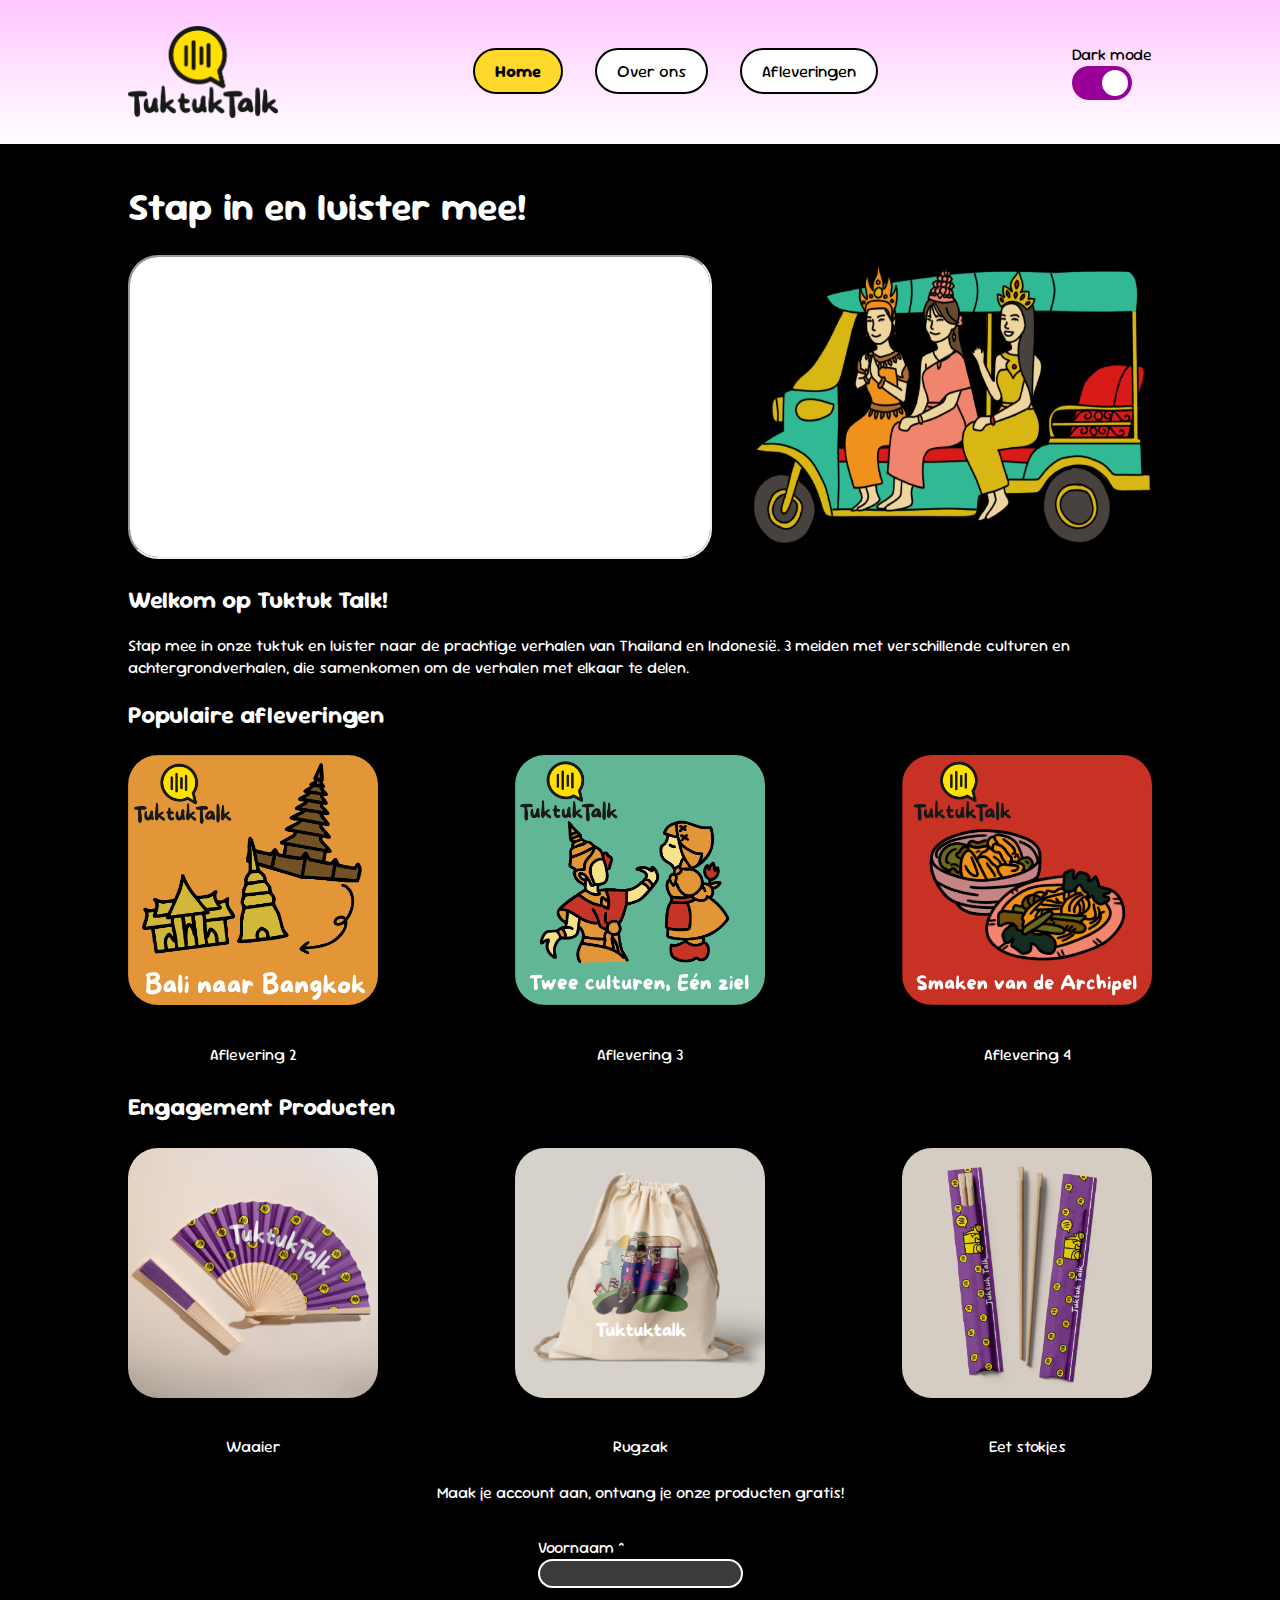
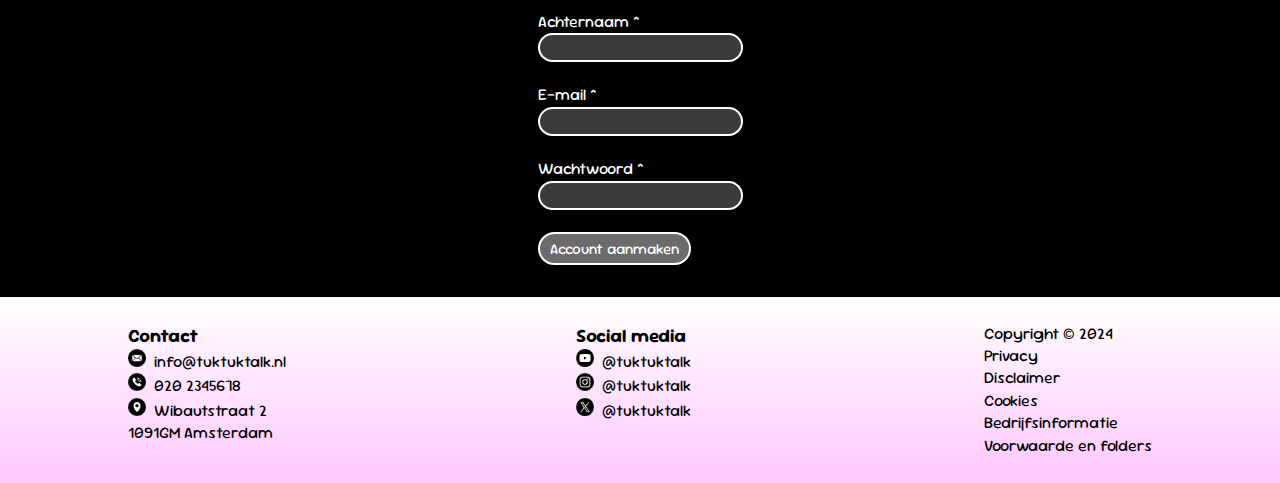
<file: index.html>
<!DOCTYPE html>
<html lang="nl">
<head>
    <meta charset="UTF-8">
    <meta name="viewport" content="width=device-width, initial-scale=1.0">
    <title>Home</title>
    <link href="style.css" rel="stylesheet">
</head>

<body>
    <header> 
        <a href="#main" class="skip">Skip naar main content</a> <!-- W3Schools.com. (n.d.-b). https://www.w3schools.com/accessibility/accessibility_skip_links.php -->
        <div class="container">
            <img src="contentimg/logo3.png" width="150" alt="logo">
            <nav>
                <ul>
                    <li><a class="currentpage" href="index.html">Home</a></li>
                    <li><a href="over-ons.html">Over ons</a></li>
                    <li><a href="overzicht.html">Afleveringen</a></li>  
                </ul>
            </nav>
            <div class="flex-column">
                <p>Dark mode</p>
                <label class="switch"><!-- /* W3Schools.com. (n.d.-c). https://www.w3schools.com/howto/howto_css_switch.asp */ -->
                    <input type="checkbox" name="theme" value="dark" checked> <!-- /* FED 24-25 - Blok 1 - Intro kleurtjes met has en lightdark */ -->
                    <span class="slider round"></span>
                </label>
            </div>
        </div>   
    </header>

    <main id="main">
        
        <section>    
            <h1>Stap in en luister mee!</h1>
            <div class="flex-horizontaal">
                <iframe width="580" height="300" src="https://www.youtube.com/embed/Chkr73xIOpw?si=q-hzg6GYBfkaRvC6" 
                title="YouTube video player" allow="accelerometer; autoplay; clipboard-write; encrypted-media; gyroscope; picture-in-picture; web-share" allowfullscreen></iframe>
                <img src="contentimg/eigenbeeld.png" width="400" height="290" alt="groepfoto"> 
            </div> 
        
            <h2>Welkom op Tuktuk Talk! </h2>
            <br><p>Stap mee in onze tuktuk en luister naar de prachtige verhalen van Thailand en Indonesië. 
            3 meiden met verschillende culturen en achtergrondverhalen, die samenkomen om de verhalen met elkaar te delen.
            </p><br>
        </section>

        <section>
            <h2>Populaire afleveringen</h2>
            <div class="flex-horizontaal">
                <div class="center-column">
                    <a class="image-button" href="#">
                        <img src="contentimg/aflevering2.png" width="250" height="250" alt="aflevering2">
                    </a>
                    <p>Aflevering 2</p>
                </div>
                <div class="center-column">
                    <a class="image-button" href="#"> 
                        <img src="contentimg/aflevering3.png" width="250" height="250" alt="aflevering3">
                    </a>
                    <p>Aflevering 3</p>
                </div>
                <div class="center-column">
                    <a class="image-button" href="#">
                        <img src="contentimg/aflevering4.png" width="250" height="250" alt="aflevering4">
                    </a>
                    <p>Aflevering 4</p>
                </div>
            </div>
        </section>

        <section>
            <h2>Engagement Producten</h2>
            <div class="flex-horizontaal">
                <div class="center-column">
                    <a class = "image-button" href="#">
                         <img src="contentimg/waaier.jpg" width="250" height="250" alt="waaier">
                    </a>
                    <p>Waaier</p>
                </div> 
                <div class="center-column">
                    <a class = "image-button" href="#">
                    <img src="contentimg/rugzak.jpg" width="250" height="250" alt="rugzak">
                    </a>
                    <p>Rugzak</p>
                </div>
                <div class="center-column">
                    <a class = "image-button" href="#">
                        <img src="contentimg/stokjes.jpg" width="250" height="250" alt="stokjes">
                    </a>
                    <p>Eet stokjes</p>
                </div>
            </div>
        </section>

        <section>
            <div class="center-column">
                <p>Maak je account aan, ontvang je onze producten gratis!</p>
                <form action="#">
                  <label for="voorname">Voornaam *</label><br>
                  <input type="text" id="voorname" name="voorname"><br><br>
                  <label for="achtername">Achternaam *</label><br>
                  <input type="text" id="achtername" name="achtername"><br><br>
                  <label for="emailadres">E-mail *</label><br>
                  <input type="text" id="emailadres" name="emailadres"><br><br>
                  <label for="wachtwoord">Wachtwoord *</label><br>
                  <input type="password" id="wachtwoord" name="wachtwoord"><br><br>
                  <input type="submit" value="Account aanmaken">
                </form>
            </div>
        </section>
    </main>

    <footer>
    <div class="privacy">
        <div class="flex-column">
            <h3>Contact</h3>
            <div class="privacy-link">
                <p><img src="contentimg/iconemail.png" width="18" alt="email">
                <a href="#">info@tuktuktalk.nl</a></p>
            </div>
            <div class="privacy-link">
                <p><img src="contentimg/icontelefoon.png" width="18" alt="telefoon">
                <a href="#">020 2345678</a></p>
            </div>
            <div class="privacy-link">
                <p><img src="contentimg/iconadres.png" width="18" alt="adres">
                <a href="#">Wibautstraat 2 <br> 1091GM Amsterdam</a></p>
            </div>
        </div>
        <div class="flex-column">
            <h3>Social media</h3>
            <div class="privacy-link">
                <p><img src="contentimg/iconyoutube.png" width="18" alt="youtube">
                <a href="#">@tuktuktalk</a></p>
            </div>
            <div class="privacy-link">
                <p><img src="contentimg/iconinstagram.png" width="18" alt="instagram">
                <a href="#">@tuktuktalk</a></p>
            </div>
            <div class="privacy-link">
                <p><img src="contentimg/iconx.png" width="18" alt="x">
                <a href="#">@tuktuktalk</a> </p>    
             </div> 
        </div>
        <div class="flex-column">
            <ul>
                <li> <a href="#">Copyright © 2024</a></li>
                <li> <a href="#">Privacy</a></li>
                <li> <a href="#">Disclaimer</a></li>
                <li> <a href="#">Cookies</a></li>
                <li> <a href="#">Bedrijfsinformatie</a></li>
                <li> <a href="#">Voorwaarde en folders</a></li>
            </ul> 
        </div>
    </div>
    </footer>
</body>
</html>
</file>
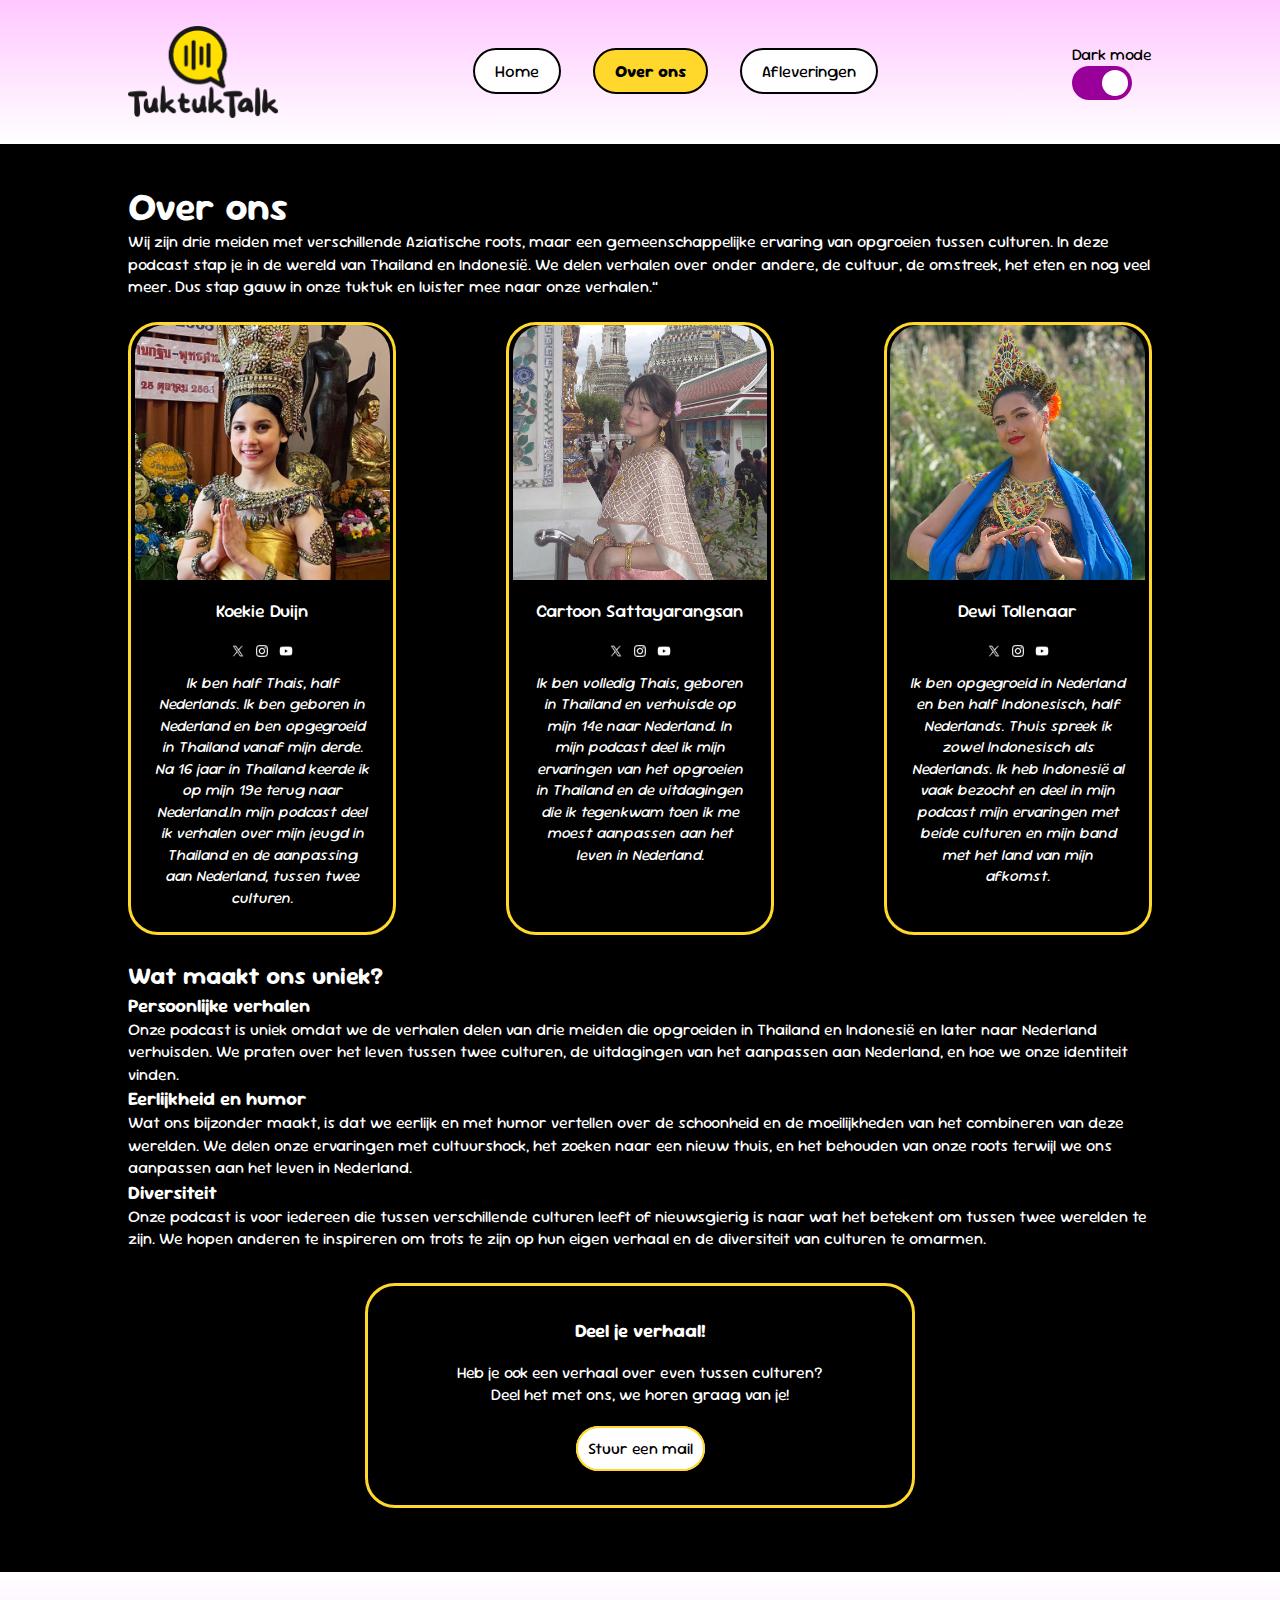
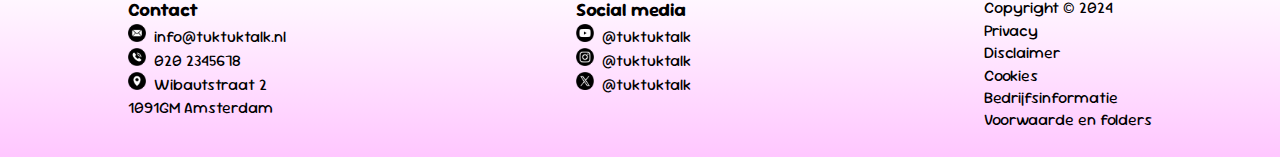
<file: over-ons.html>
<!DOCTYPE html>
<html lang="nl">
<head>
    <meta charset="UTF-8">
    <meta name="viewport" content="width=device-width, initial-scale=1.0">
    <title>Over ons</title>
    <link href="style.css" rel="stylesheet">
</head>

<body>
    <header>
        <a href="#main" class="skip">Skip naar main content</a> <!-- W3Schools.com. (n.d.-b). https://www.w3schools.com/accessibility/accessibility_skip_links.php -->
        <div class="container">
            <img src="contentimg/logo3.png" width="150" alt="logo">
            <nav>
                <ul>
                    <li><a href="index.html">Home</a></li>
                    <li><a class="currentpage" href="over-ons.html">Over ons</a></li>
                    <li><a href="overzicht.html">Afleveringen</a></li>  
                </ul>
            </nav>
            <div class="flex-column">
                <p>Dark mode</p>
                <label class="switch"><!-- /* W3Schools.com. (n.d.-c). https://www.w3schools.com/howto/howto_css_switch.asp */ -->
                    <input type="checkbox" name="theme" value="dark" checked> <!-- /* FED 24-25 - Blok 1 - Intro kleurtjes met has en lightdark */ -->
                    <span class="slider round"></span>
                </label>
            </div>
        </div>   
    </header>

    <main id="main">
        <section>
            <h1>Over ons</h1>
                <p>Wij zijn drie meiden met verschillende Aziatische roots, maar een gemeenschappelijke ervaring van opgroeien 
                tussen culturen. In deze podcast stap je in de wereld van Thailand en Indonesië. We delen verhalen over onder andere, 
                de cultuur, de omstreek, het eten en nog veel meer. Dus stap gauw in onze tuktuk en luister mee naar onze verhalen.”</p>
                <div class="flex-horizontaal">
                    <article class="profiel">
                        <img src="contentimg/koekie.jpg" alt="koekie" class="profielimg">
                        <span>Koekie Duijn</span> 
                        <div>
                            <img src="contentimg/iconx.png" width="20" alt="iconx">
                            <img src="contentimg/iconinstagram.png" width="20" alt="iconinstagram">
                            <img src="contentimg/iconyoutube.png" width="20" alt="iconyoutube">
                        </div>
                        <p><em>Ik ben half Thais, half Nederlands. Ik ben geboren in Nederland en ben opgegroeid in Thailand vanaf mijn derde. 
                        Na 16 jaar in Thailand keerde ik op mijn 19e terug naar Nederland.In mijn podcast deel ik verhalen over mijn jeugd in 
                        Thailand en de aanpassing aan Nederland, tussen twee culturen.</em></p>
                    </article>
                    <article class="profiel">
                        <img src="contentimg/cartoon.jpg" alt="cartoon" class="profielimg">
                        <span>Cartoon Sattayarangsan</span> 
                        <div>
                            <img src="contentimg/iconx.png" width="20" alt="iconx">
                            <img src="contentimg/iconinstagram.png" width="20" alt="iconinstagram">
                            <img src="contentimg/iconyoutube.png" width="20" alt="iconyoutube">
                            </div>
                        <p><em>Ik ben volledig Thais, geboren in Thailand en verhuisde op mijn 14e naar Nederland. In mijn podcast deel ik mijn 
                        ervaringen van het opgroeien in Thailand en de uitdagingen die ik tegenkwam toen ik me moest aanpassen aan het leven in Nederland.</em></p>
                    </article>
                    <article class="profiel">
                        <img src="contentimg/dewi.jpg"  alt="dewi" class="profielimg">
                        <span>Dewi Tollenaar</span>
                        <div>
                        <img src="contentimg/iconx.png" width="20" alt="iconx">
                        <img src="contentimg/iconinstagram.png" width="20" alt="iconinstagram">
                        <img src="contentimg/iconyoutube.png" width="20" alt="iconyoutube">
                        </div>
                        <p><em>Ik ben opgegroeid in Nederland en ben half Indonesisch, half Nederlands. Thuis spreek ik zowel Indonesisch als Nederlands. 
                        Ik heb Indonesië al vaak bezocht en deel in mijn podcast mijn ervaringen met beide culturen en mijn band met het land van mijn afkomst.</em></p>
                    </article>
                </div>
        </section>

        <section>
                <h2>Wat maakt ons uniek?</h2>
                    <h3>Persoonlijke verhalen</h3>
                        <p>Onze podcast is uniek omdat we de verhalen delen van drie meiden die opgroeiden in Thailand en Indonesië en later naar Nederland verhuisden.
                        We praten over het leven tussen twee culturen, de uitdagingen van het aanpassen aan Nederland, en hoe we onze identiteit vinden.
                        </p>
                        
                    <h3>Eerlijkheid en humor</h3>
                        <p>Wat ons bijzonder maakt, is dat we eerlijk en met humor vertellen over de schoonheid en de moeilijkheden van het combineren van deze werelden. 
                        We delen onze ervaringen met cultuurshock, het zoeken naar een nieuw thuis, en het behouden van onze roots terwijl we ons aanpassen aan het leven in Nederland.
                        </p>
                        
                    <h3>Diversiteit</h3>
                        <p>Onze podcast is voor iedereen die tussen verschillende culturen leeft of nieuwsgierig is naar wat het betekent om tussen twee werelden te zijn.
                        We hopen anderen te inspireren om trots te zijn op hun eigen verhaal en de diversiteit van culturen te omarmen.
                        </p>
        </section>
        <section>
                <div class="delen-box">
                    <h3>Deel je verhaal!</h3>
                    <br><p>Heb je ook een verhaal over even tussen culturen?
                    <br>Deel het met ons, we horen graag van je!</p><br>
                    <a href="#">Stuur een mail</a>
                </div>
        </section>
    </main>

    <footer>
        <div class="privacy">
            <div class="contact">
                <h3>Contact</h3>
                <div class="privacy-link">
                    <p><img src="contentimg/iconemail.png" width="18" alt="email">
                    <a href="#">info@tuktuktalk.nl</a></p>
                </div>
                <div class="privacy-link">
                    <p><img src="contentimg/icontelefoon.png" width="18" alt="telefoon">
                    <a href="#">020 2345678</a></p>
                </div>
                <div class="privacy-link">
                    <p><img src="contentimg/iconadres.png" width="18" alt="adres">
                    <a href="#">Wibautstraat 2 <br> 1091GM Amsterdam</a></p>
                </div>
            </div>
            <div class="socialmedia">
                <h3>Social media</h3>
                <div class="privacy-link">
                    <p><img src="contentimg/iconyoutube.png" width="18" alt="youtube">
                    <a href="#">@tuktuktalk</a></p>
                </div>
                <div class="privacy-link">
                    <p><img src="contentimg/iconinstagram.png" width="18" alt="instagram">
                    <a href="#">@tuktuktalk</a></p>
                </div>
                <div class="privacy-link">
                    <p><img src="contentimg/iconx.png" width="18" alt="x">
                    <a href="#">@tuktuktalk</a> </p>    
                </div> 
            </div>
            <div class="copyright">
                <ul>
                    <li> <a href="#">Copyright © 2024</a></li>
                    <li> <a href="#">Privacy</a></li>
                    <li> <a href="#">Disclaimer</a></li>
                    <li> <a href="#">Cookies</a></li>
                    <li> <a href="#">Bedrijfsinformatie</a></li>
                    <li> <a href="#">Voorwaarde en folders</a></li>
                </ul> 
            </div>
        </div>
    </footer>
</body>
</html>
</file>
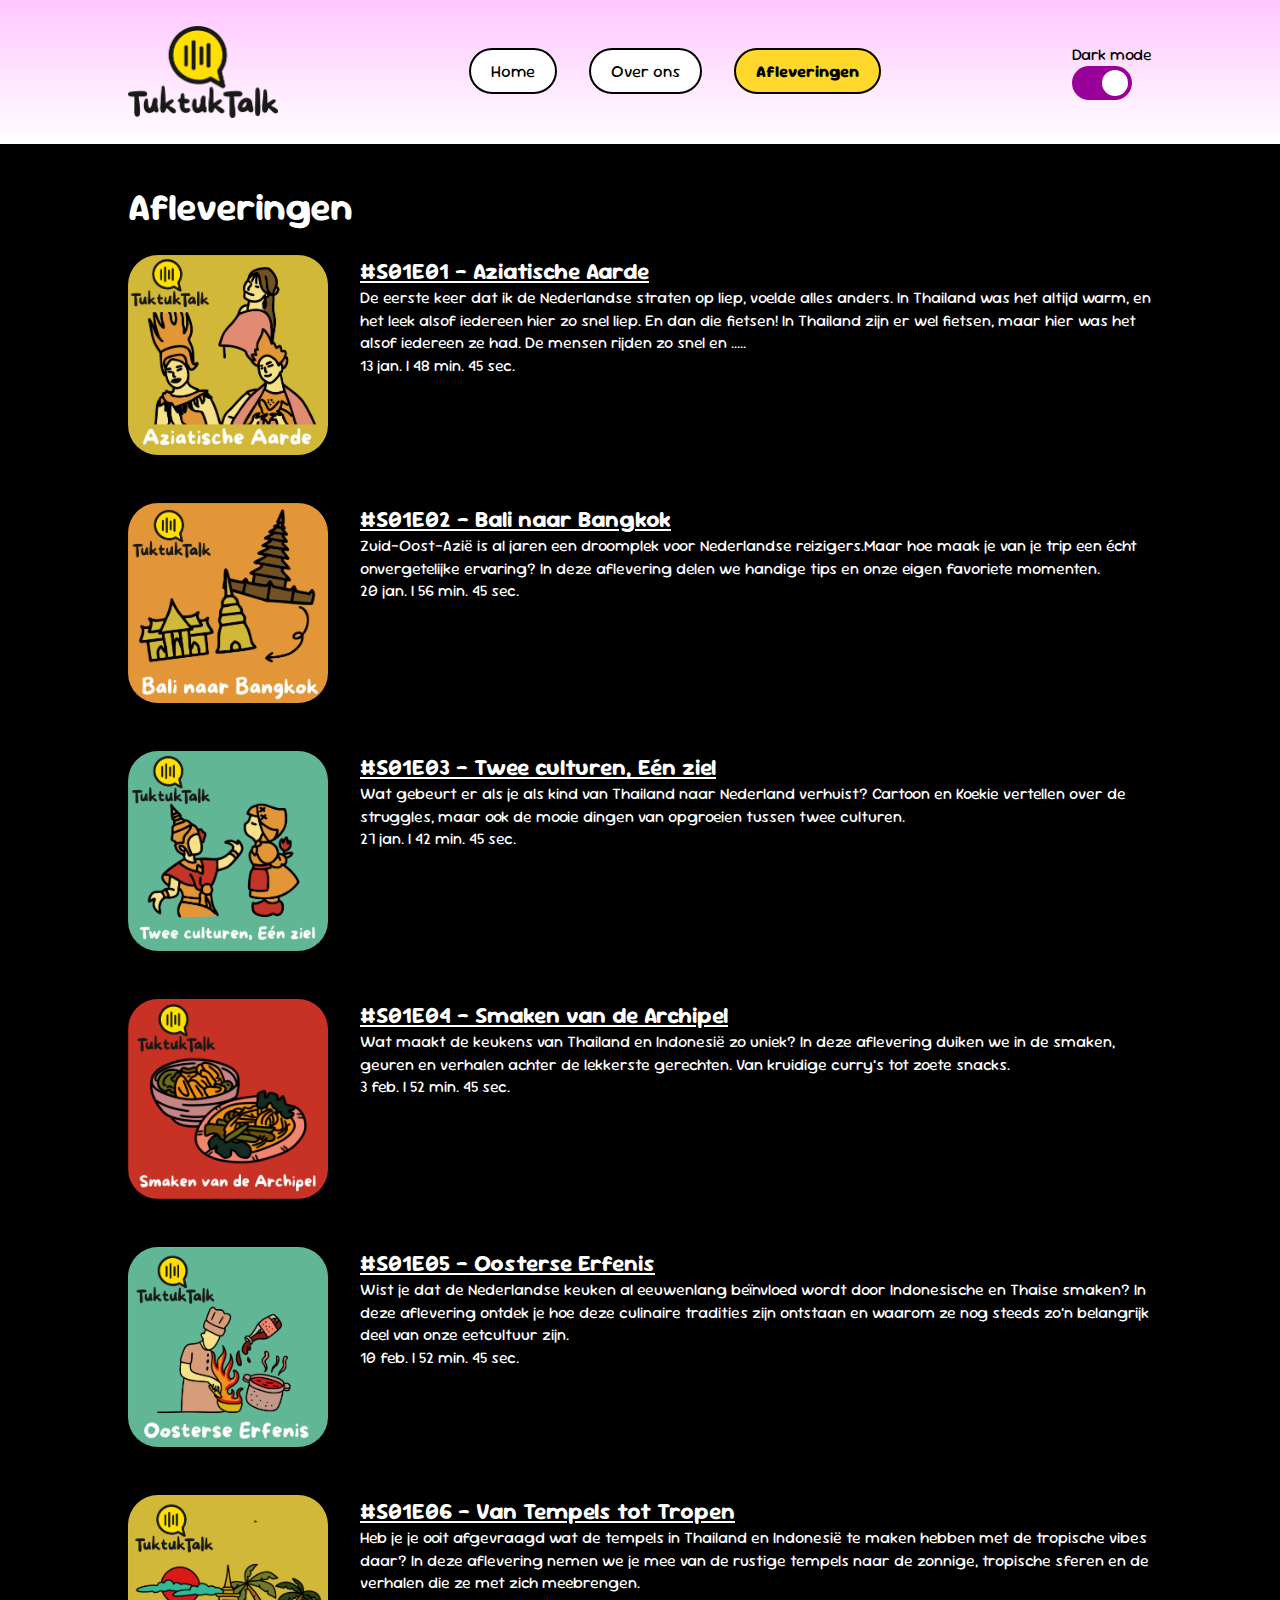
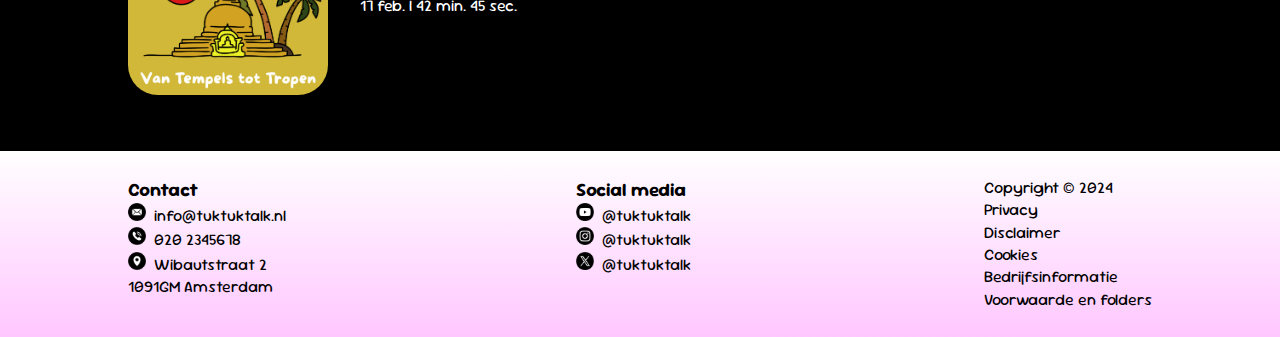
<file: overzicht.html>
<!DOCTYPE html>
<html lang="nl">
<head>
    <meta charset="UTF-8">
    <meta name="viewport" content="width=device-width, initial-scale=1.0">
    <title>Overzicht</title>
    <link href="style.css" rel="stylesheet">
</head>

<body>
    <header>
        <a href="#main" class="skip">Skip naar main content</a>   <!-- W3Schools.com. (n.d.-b). https://www.w3schools.com/accessibility/accessibility_skip_links.php -->
        <div class="container">
            <img src="contentimg/logo3.png" width="150" alt="logo">
            <nav>
                <ul>
                    <li><a href="index.html">Home</a></li>
                    <li><a href="over-ons.html">Over ons</a></li>
                    <li><a class="currentpage" href="overzicht.html">Afleveringen</a></li>  
                </ul>
            </nav>
            <div class="flex-column">
                <p>Dark mode</p>
                <label class="switch"><!-- /* W3Schools.com. (n.d.-c). https://www.w3schools.com/howto/howto_css_switch.asp */ -->
                    <input type="checkbox" name="theme" value="dark" checked> <!-- /* FED 24-25 - Blok 1 - Intro kleurtjes met has en lightdark */ -->
                    <span class="slider round"></span>
                </label>
            </div>
        </div>   
    </header>

    <main id="main">
        <section>
            <h1>Afleveringen</h1>
            <article class="flex-horizontaal"> 
                <img src="contentimg/aflevering1.png" width="200" height="200" alt="aflevering1">
                <div class="omschrijving">
                    <a href="#">#S01E01 - Aziatische Aarde</a>
                    <p>De eerste keer dat ik de Nederlandse straten op liep, voelde alles anders. 
                    In Thailand was het altijd warm, en het leek alsof iedereen hier zo snel liep. En dan die fietsen! 
                    In Thailand zijn er wel fietsen, maar hier was het alsof iedereen ze had. De mensen rijden zo snel en .....</p>
                    <span>13 jan. | 48 min. 45 sec.</span>
                </div>
            </article>

            <article class="flex-horizontaal">
                <img src="contentimg/aflevering2.png" width="200" height="200" alt="aflevering2">
                <div class="omschrijving">
                    <a href="#">#S01E02 - Bali naar Bangkok</a>
                    <p>Zuid-Oost-Azië is al jaren een droomplek voor Nederlandse reizigers.Maar hoe maak je van je trip een écht onvergetelijke ervaring? 
                    In deze aflevering delen we handige tips en onze eigen favoriete momenten.</p>
                    <span>20 jan. | 56 min. 45 sec.</span>       
                </div>
            </article>

            <article class="flex-horizontaal">
                <img src="contentimg/aflevering3.png" width="200" height="200" alt="aflevering3">
                <div class="omschrijving">
                    <a href="#">#S01E03 - Twee culturen, Eén ziel</a>
                    <p>Wat gebeurt er als je als kind van Thailand naar Nederland verhuist? 
                    Cartoon en Koekie vertellen over de struggles, maar ook de mooie dingen van opgroeien tussen twee culturen.</p>
                    <span>27 jan. | 42 min. 45 sec.</span>
                </div>
            </article>

            <article class="flex-horizontaal">
                <img src="contentimg/aflevering4.png" width="200" height="200" alt="aflevering4">
                <div class="omschrijving">
                    <a href="#">#S01E04 - Smaken van de Archipel</a>
                    <p>Wat maakt de keukens van Thailand en Indonesië zo uniek? 
                    In deze aflevering duiken we in de smaken, geuren en verhalen achter de lekkerste gerechten. 
                    Van kruidige curry’s tot zoete snacks.</p>
                    <span>3 feb. | 52 min. 45 sec.</span>
                </div>
            </article>

            <article class="flex-horizontaal">
                <img src="contentimg/aflevering5.png" width="200" height="200" alt="aflevering5">
                <div class="omschrijving">
                    <a href="#">#S01E05 - Oosterse Erfenis</a>
                    <p>Wist je dat de Nederlandse keuken al eeuwenlang beïnvloed wordt door Indonesische en Thaise smaken? 
                    In deze aflevering ontdek je hoe deze culinaire tradities zijn ontstaan en waarom ze nog steeds 
                    zo’n belangrijk deel van onze eetcultuur zijn.</p>
                    <span>10 feb. | 52 min. 45 sec.</span>
                </div>
            </article>

            <article class="flex-horizontaal">
                <img src="contentimg/aflevering6.png" width="200" height="200" alt="aflevering6">
                <div class="omschrijving">
                    <a href="#">#S01E06 - Van Tempels tot Tropen</a>
                    <p>Heb je je ooit afgevraagd wat de tempels in Thailand en Indonesië te maken hebben met de tropische vibes daar? 
                    In deze aflevering nemen we je mee van de rustige tempels naar de zonnige, tropische sferen en 
                    de verhalen die ze met zich meebrengen.</p>
                    <span>17 feb. | 42 min. 45 sec.</span>
                </div>
            </article>
        </section>
    </main>

    <footer>
        <div class="privacy">
            <div class="contact">
                <h3>Contact</h3>
                <div class="privacy-link">
                    <p><img src="contentimg/iconemail.png" width="18" alt="email">
                    <a href="#">info@tuktuktalk.nl</a></p>
                </div>
                <div class="privacy-link">
                    <p><img src="contentimg/icontelefoon.png" width="18" alt="telefoon">
                    <a href="#">020 2345678</a></p>
                </div>
                <div class="privacy-link">
                    <p><img src="contentimg/iconadres.png" width="18" alt="adres">
                    <a href="#">Wibautstraat 2 <br> 1091GM Amsterdam</a></p>
                </div>
            </div>
            <div class="socialmedia">
                <h3>Social media</h3>
                <div class="privacy-link">
                    <p><img src="contentimg/iconyoutube.png" width="18" alt="youtube">
                    <a href="#">@tuktuktalk</a></p>
                </div>
                <div class="privacy-link">
                    <p><img src="contentimg/iconinstagram.png" width="18" alt="instagram">
                    <a href="#">@tuktuktalk</a></p>
                </div>
                <div class="privacy-link">
                    <p><img src="contentimg/iconx.png" width="18" alt="x">
                    <a href="#">@tuktuktalk</a> </p>    
                </div> 
            </div>
            <div class="copyright">
                <ul>
                    <li> <a href="#">Copyright © 2024</a></li>
                    <li> <a href="#">Privacy</a></li>
                    <li> <a href="#">Disclaimer</a></li>
                    <li> <a href="#">Cookies</a></li>
                    <li> <a href="#">Bedrijfsinformatie</a></li>
                    <li> <a href="#">Voorwaarde en folders</a></li>
                </ul> 
            </div>
        </div>
    </footer>
</body>
</html>
</file>
<file: style.css>
@import url('https://fonts.googleapis.com/css2?family=Sour+Gummy:ital,wght@0,100..900;1,100..900&display=swap');
@import url('https://fonts.googleapis.com/css2?family=Mulish:ital,wght@0,200..1000;1,200..1000&family=Sour+Gummy:ital,wght@0,100..900;1,100..900&display=swap');

@keyframes pulse {
    0% {
        transform: scale(1);
    }
    50% {
        transform: scale(1.1);
    }
    100% {
        transform: scale(1);
    }
}

* {
    margin: 0;
    padding: 0;
}

.image-button {
    border: none;
    background: none;
    padding: 0;
    cursor: pointer;
}

.image-button:hover {
    animation: pulse 0.6s ease-in-out infinite;
    opacity: 0.8;
    transform: scale(1.05);
    transition: transform 0.3s, opacity 0.3s;
}

:root {
    color-scheme: light dark;
    --bg-light: white;
    --clr-light: black;
    --bg-dark: black;
    --clr-dark: white;
    --clr: var(--clr-light);
}

html:has([value="light"]:checked) {
    color-scheme: light;
    color: var(--clr-light);
    background-color: var(--bg-light);
    --clr: black;
}

html:has([value="dark"]:checked) {
    color-scheme: dark;
    color: var(--clr-dark);
    background-color: var(--bg-dark);
    --clr: white;
}

body[data-theme="dark"] {
    --clr: var(--clr-dark);
    --bg: var(--bg-dark);
}

.switch {
    position: relative;
    width: 60px;
    height: 34px;
}

.switch input {
    opacity: 0;
    width: 0;
    height: 0;
}

.slider {
    position: absolute;
    cursor: pointer;
    top: 0;
    left: 0;
    right: 0;
    bottom: 0;
    background-color: #ccc;
    -webkit-transition: .4s;
    transition: .4s;
}

.slider:before {
    position: absolute;
    content: "";
    height: 26px;
    width: 26px;
    left: 4px;
    bottom: 4px;
    background-color: white;
    -webkit-transition: .4s;
    transition: .4s;
}

input:checked + .slider {
    background-color: #990099;
}

input:focus + .slider {
    box-shadow: 0 0 1px #990099;
}

input:checked + .slider:before {
    -webkit-transform: translateX(26px);
    -ms-transform: translateX(26px);
    transform: translateX(26px);
}

.slider.round {
    border-radius: 34px;
}

.slider.round:before {
    border-radius: 50%;
}

main {   
    width: 80%;
    margin: auto;
}

h1 {
    font-size: 3vw;
    font-family: "Sour Gummy", sans-serif;
    text-align: left;
    padding-top: 1em;
}

h2, h3, p, span, a, form, label {
    font-family: "Sour Gummy", sans-serif;
    line-height: 1.4em;
}

header {
    background-image: linear-gradient(#FFC7FF, white);
    padding: 2vw 10vw;
    color: black;
}

.skip {
    position: absolute;
    left: -10000px;
    top: auto;
    width: 1px;
    height: 1px;
    overflow: hidden;
}

.skip:focus {
    position: static;
    width: auto;
    height: auto;
}

.container {
    display: flex;
    justify-content: space-between;
    align-items: center;
}

nav a { 
    background-color: white;
    padding: 10px 20px;
    border: 2px solid black;
    border-radius: 50px;
    font-size: 1.3vw;
    color: black;
    transition: all 0.5s ease;
    text-decoration: none;
}

nav a:hover {
    color: white;
    background-color: black;
}

nav a:active {
    transform: translateY(0.6em);
}

nav a:focus {
    color: white;
    background-color: black;
}

nav ul {
    list-style-type: none;
    padding-left: 0;
    display: flex;
    flex-direction: row;
    gap: 2em;
    flex-wrap: wrap;
}

a.currentpage {
    border: 2px solid black;
    background-color: #ffd82b;
    color: black;
    border-radius: 50px;
    padding: 10px 20px;
    font-weight: 800;
}

.flex-horizontaal {
    display: flex;
    flex-direction: row;
    justify-content: space-between;
    gap: 2em;
    padding: 1.5em 0em;
}

.flex-horizontaal img, .flex-horizontaal iframe {
    border-radius: 30px;
}

.omschrijving a {
    font-size: 1.8vw;
    font-weight: 700;
    color: var(--clr);
    text-decoration: underline;
    transition: all 0.5s ease;
}

.omschrijving a:hover {
    text-decoration: underline;
    color: #960196;
}

.omschrijving a:active {
    transform: translateY(0.6em);
}

.omschrijving a:focus {
    background-color: var(--clr);
    color: var(--bg);
}

footer {
    padding-top: 2em;
}

footer p {
    padding: 0;
}

.privacy {
    display: flex;
    justify-content: space-between;
    gap: 2em;
    flex-direction: row;
    background-image: linear-gradient(white, #FFC7FF);
    color: black;
    padding: 2vw 10vw;
}

.privacy ul {
    list-style-type: none;
}

.privacy a {
    padding-left: 0.25em;
    color: black;
    text-decoration: none;
}

.privacy a:hover {
    color: black;
    text-decoration: underline;
}

.privacy a:focus {
    color: white;
    background-color: black;
    text-decoration: underline;
}

.flex-column {
    display: flex;
    flex-direction: column;
}

.center-column {
    display: flex;
    flex-direction: column;
    align-items: center;
    gap: 2em;
}

.center-column a {
    color: var(--clr);
    text-decoration: none;
    transition: all 0.5s ease;
}

.center-column a:hover {
    color: var(--bg);
    border-radius: 50px;
    text-decoration: none;
    padding: 10px;
}

.profiel {
    display: flex;
    flex-direction: column;
    align-items: center;
    background-color: var(--bg);
    color: var(--clr);
    border-radius: 30px;
    border: 3px solid #ffd82b;
    width: 20.5vw;
}

.profiel span {
    padding: 1em 0.5em;
    font-weight: 500;
    font-size: 1.4vw;
}

.profiel p {
    padding: 0.5em 1.5em 1.5em 1.5em;
    text-align: center;
    font-size: 1.2vw;
}

.profiel img {
    border-radius: 30px 30px 0 0;
}

.profielimg {
    width: 19.9vw;
}

.delen-box {
    margin: 2em auto;
    border: 3px solid #ffd82b;
    border-radius: 30px;
    color: var(--clr);
    background-color: var(--bg);
    text-align: center;
    padding: 2em 1em 2em 1em;
    width: 50%;
}

.delen-box a {
    border: 2px solid #ffd82b;
    background-color: white;
    color: black;
    border-radius: 50px;
    padding: 10px;
    text-decoration: none;
    transition: all 0.5s ease;
    line-height: 3em;
}

.delen-box a:hover {
    background-color: #ffd82b;
    color: black;
    border: 1px solid white;
    border-radius: 50px;
    padding: 10px;
}

.delen-box a:active {
    transform: translateY(0.6em);
}

.delen-box a:focus {
    background-color: #ffd82b;
}

input[type=submit] {
    border: none;
    color: var(--bg);
    padding: 5px 10px;
    border: 2px solid var(--clr);
    border-radius: 30px;
    text-align: center;
    text-decoration: none;
    font-size: 15px;
    font-family: "Sour Gummy", sans-serif;
}

input[type=submit]:hover {
    background-color: var(--bg);
    color: var(--clr);
    border: 2px solid var(--clr);
}

input[type=submit]:active {
    transform: translateY(4px);
}

input[type=submit]:focus {
    background-color: var(--clr);
    color: var(--bg);
}

input[type=text], input[type=password] {
    width: 100%;
    padding: 5px 12px;
    box-sizing: border-box;
    border: 2px solid var(--clr);
    border-radius: 30px;
    color: var(--clr);
}
</file>
